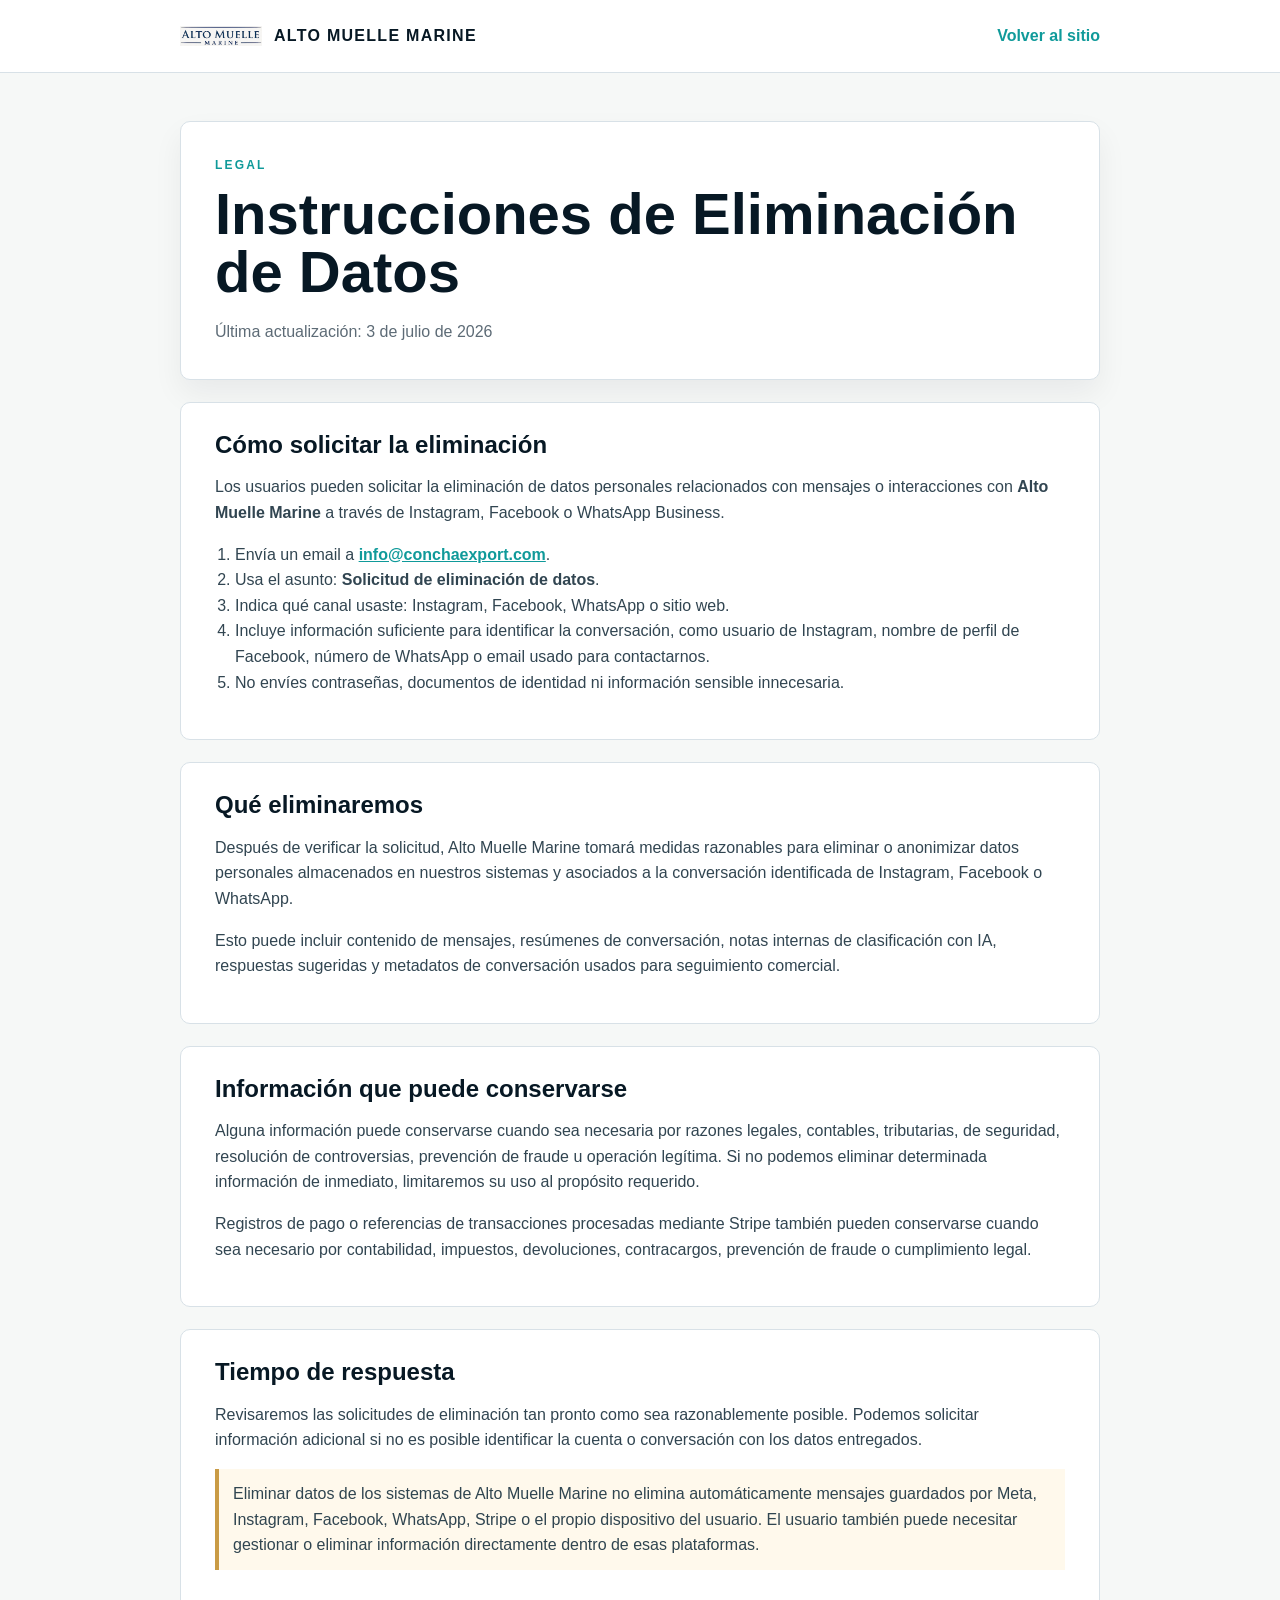
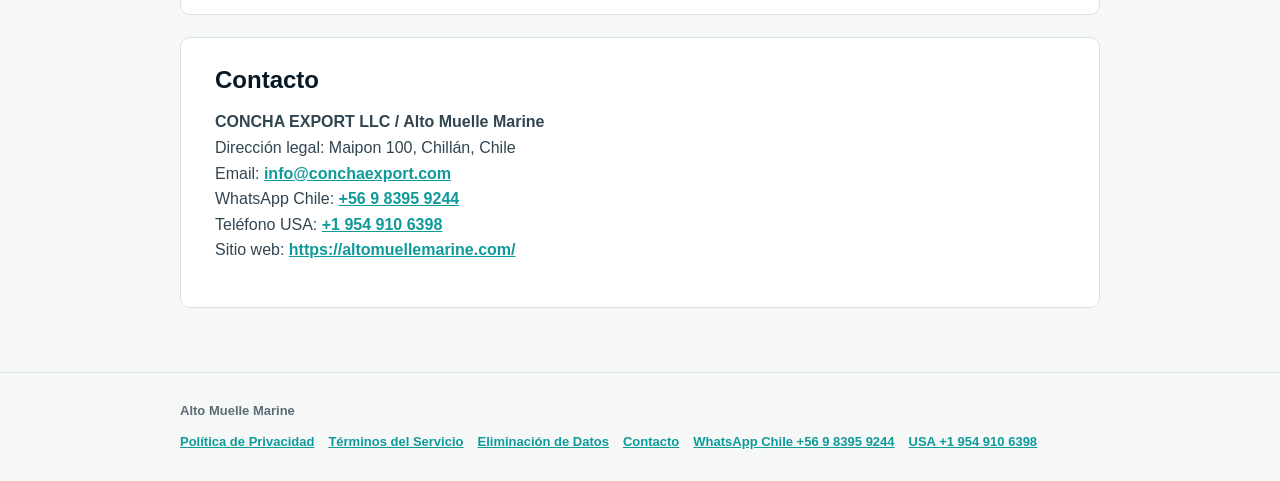
<file: data-deletion/index.html>
<!doctype html>
<html lang="es-CL">
<head>
  <!-- Google tag (gtag.js) -->
  <script async src="https://www.googletagmanager.com/gtag/js?id=G-RSHV535FQX"></script>
  <script>
    window.dataLayer = window.dataLayer || [];
    function gtag(){dataLayer.push(arguments);}
    gtag('js', new Date());
    gtag('config', 'G-RSHV535FQX');
  </script>
  <meta charset="utf-8">
  <meta name="viewport" content="width=device-width, initial-scale=1">
  <title>Instrucciones de Eliminación de Datos | Alto Muelle Marine</title>
  <meta name="description" content="Instrucciones para solicitar eliminación de datos de Instagram, Facebook o WhatsApp relacionados con Alto Muelle Marine.">
  <link rel="canonical" href="https://altomuellemarine.com/data-deletion/">
  <style>
    :root { --navy:#071824; --teal:#0f9a9a; --gold:#c99b45; --ink:#10202b; --muted:#5d6b76; --line:#d8e1e7; --paper:#f6f8f7; --white:#fff; }
    * { box-sizing: border-box; }
    body { margin: 0; font-family: Inter, Arial, sans-serif; color: var(--ink); background: var(--paper); line-height: 1.6; }
    a { color: var(--teal); font-weight: 800; }
    .wrap { width: min(920px, calc(100% - 32px)); margin: auto; }
    header { background: var(--white); border-bottom: 1px solid var(--line); }
    nav { min-height: 72px; display: flex; align-items: center; justify-content: space-between; gap: 18px; }
    .brand { display: flex; align-items: center; gap: 12px; color: var(--navy); font-weight: 900; text-transform: uppercase; letter-spacing: .08em; text-decoration: none; }
    .brand img { width: 82px; height: auto; display: block; }
    .back { color: var(--teal); text-decoration: none; font-weight: 900; }
    main { padding: 48px 0 64px; }
    .hero { padding: 34px; background: var(--white); border: 1px solid var(--line); border-radius: 10px; box-shadow: 0 14px 30px rgba(7,24,36,.06); }
    .eyebrow { margin: 0 0 10px; color: var(--teal); font-size: 12px; font-weight: 900; letter-spacing: .18em; text-transform: uppercase; }
    h1 { margin: 0; font-size: clamp(34px, 6vw, 58px); line-height: 1; color: var(--navy); letter-spacing: 0; }
    .updated { margin: 18px 0 0; color: var(--muted); }
    section { margin-top: 22px; padding: 28px 34px; background: var(--white); border: 1px solid var(--line); border-radius: 10px; }
    h2 { margin: 0 0 12px; font-size: 24px; line-height: 1.15; color: var(--navy); }
    p, li { color: #314551; }
    ol, ul { padding-left: 20px; }
    .note { border-left: 4px solid var(--gold); padding: 12px 14px; background: #fff9ec; color: #304550; }
    footer { padding: 28px 0; color: var(--muted); font-size: 13px; border-top: 1px solid var(--line); }
    .footer-links { display: flex; flex-wrap: wrap; gap: 14px; margin-top: 10px; }
    @media (max-width: 680px) { .hero, section { padding: 22px; } nav { align-items: flex-start; flex-direction: column; padding: 14px 0; } }
  </style>
</head>
<body>
  <header>
    <nav class="wrap">
      <a class="brand" href="/">
        <img src="/assets/Logo alto muelle/alto-muelle-logo-cropped.png" alt="Alto Muelle Marine">
        <span>Alto Muelle Marine</span>
      </a>
      <a class="back" href="/">Volver al sitio</a>
    </nav>
  </header>

  <main class="wrap">
    <div class="hero">
      <p class="eyebrow">Legal</p>
      <h1>Instrucciones de Eliminación de Datos</h1>
      <p class="updated">Última actualización: 3 de julio de 2026</p>
    </div>

    <section>
      <h2>Cómo solicitar la eliminación</h2>
      <p>Los usuarios pueden solicitar la eliminación de datos personales relacionados con mensajes o interacciones con <strong>Alto Muelle Marine</strong> a través de Instagram, Facebook o WhatsApp Business.</p>
      <ol>
        <li>Envía un email a <a href="mailto:info@conchaexport.com">info@conchaexport.com</a>.</li>
        <li>Usa el asunto: <strong>Solicitud de eliminación de datos</strong>.</li>
        <li>Indica qué canal usaste: Instagram, Facebook, WhatsApp o sitio web.</li>
        <li>Incluye información suficiente para identificar la conversación, como usuario de Instagram, nombre de perfil de Facebook, número de WhatsApp o email usado para contactarnos.</li>
        <li>No envíes contraseñas, documentos de identidad ni información sensible innecesaria.</li>
      </ol>
    </section>

    <section>
      <h2>Qué eliminaremos</h2>
      <p>Después de verificar la solicitud, Alto Muelle Marine tomará medidas razonables para eliminar o anonimizar datos personales almacenados en nuestros sistemas y asociados a la conversación identificada de Instagram, Facebook o WhatsApp.</p>
      <p>Esto puede incluir contenido de mensajes, resúmenes de conversación, notas internas de clasificación con IA, respuestas sugeridas y metadatos de conversación usados para seguimiento comercial.</p>
    </section>

    <section>
      <h2>Información que puede conservarse</h2>
      <p>Alguna información puede conservarse cuando sea necesaria por razones legales, contables, tributarias, de seguridad, resolución de controversias, prevención de fraude u operación legítima. Si no podemos eliminar determinada información de inmediato, limitaremos su uso al propósito requerido.</p>
      <p>Registros de pago o referencias de transacciones procesadas mediante Stripe también pueden conservarse cuando sea necesario por contabilidad, impuestos, devoluciones, contracargos, prevención de fraude o cumplimiento legal.</p>
    </section>

    <section>
      <h2>Tiempo de respuesta</h2>
      <p>Revisaremos las solicitudes de eliminación tan pronto como sea razonablemente posible. Podemos solicitar información adicional si no es posible identificar la cuenta o conversación con los datos entregados.</p>
      <p class="note">Eliminar datos de los sistemas de Alto Muelle Marine no elimina automáticamente mensajes guardados por Meta, Instagram, Facebook, WhatsApp, Stripe o el propio dispositivo del usuario. El usuario también puede necesitar gestionar o eliminar información directamente dentro de esas plataformas.</p>
    </section>

    <section>
      <h2>Contacto</h2>
      <p><strong>CONCHA EXPORT LLC / Alto Muelle Marine</strong><br>
      Dirección legal: Maipon 100, Chillán, Chile<br>
      Email: <a href="mailto:info@conchaexport.com">info@conchaexport.com</a><br>
      WhatsApp Chile: <a href="https://wa.me/56983959244">+56 9 8395 9244</a><br>
      Teléfono USA: <a href="tel:+19549106398">+1 954 910 6398</a><br>
      Sitio web: <a href="https://altomuellemarine.com/">https://altomuellemarine.com/</a></p>
    </section>
  </main>

  <footer>
    <div class="wrap">
      <strong>Alto Muelle Marine</strong>
      <div class="footer-links">
        <a href="/privacy/">Política de Privacidad</a>
        <a href="/terms/">Términos del Servicio</a>
        <a href="/data-deletion/">Eliminación de Datos</a>
        <a href="mailto:info@conchaexport.com">Contacto</a>
        <a href="https://wa.me/56983959244">WhatsApp Chile +56 9 8395 9244</a>
        <a href="tel:+19549106398">USA +1 954 910 6398</a>
      </div>
    </div>
  </footer>
  <script>
    document.addEventListener('click', function(event) {
      var link = event.target.closest('a');
      if (!link || typeof gtag !== 'function') return;

      var href = link.getAttribute('href') || '';
      var text = (link.textContent || '').trim().slice(0, 120);
      var eventName = '';
      var params = {
        link_url: link.href || href,
        link_text: text,
        page_path: window.location.pathname
      };

      if (href.indexOf('buy.stripe.com') !== -1) {
        eventName = href.indexOf('5kQ8wP3g61sv5jsafNdby01') !== -1 ? 'click_busqueda_personalizada' : 'click_asesoria_general';
        params.payment_platform = 'stripe';
      } else if (href.indexOf('wa.me/') !== -1) {
        eventName = 'click_whatsapp';
      } else if (href.indexOf('instagram.com/altomuellemarine') !== -1) {
        eventName = 'click_instagram';
      } else if (href === '#inventario' || href.indexOf('/#inventario') !== -1) {
        eventName = 'click_inventario';
      } else if (href === '#casos' || href.indexOf('/#casos') !== -1) {
        eventName = 'click_casos_reales';
      } else if (href.indexOf('/privacy/') !== -1 || href.indexOf('/terms/') !== -1 || href.indexOf('/data-deletion/') !== -1) {
        eventName = 'click_pagina_legal';
      }

      if (eventName) {
        gtag('event', eventName, params);
      }
    });
  </script>
</body>
</html>
</file>
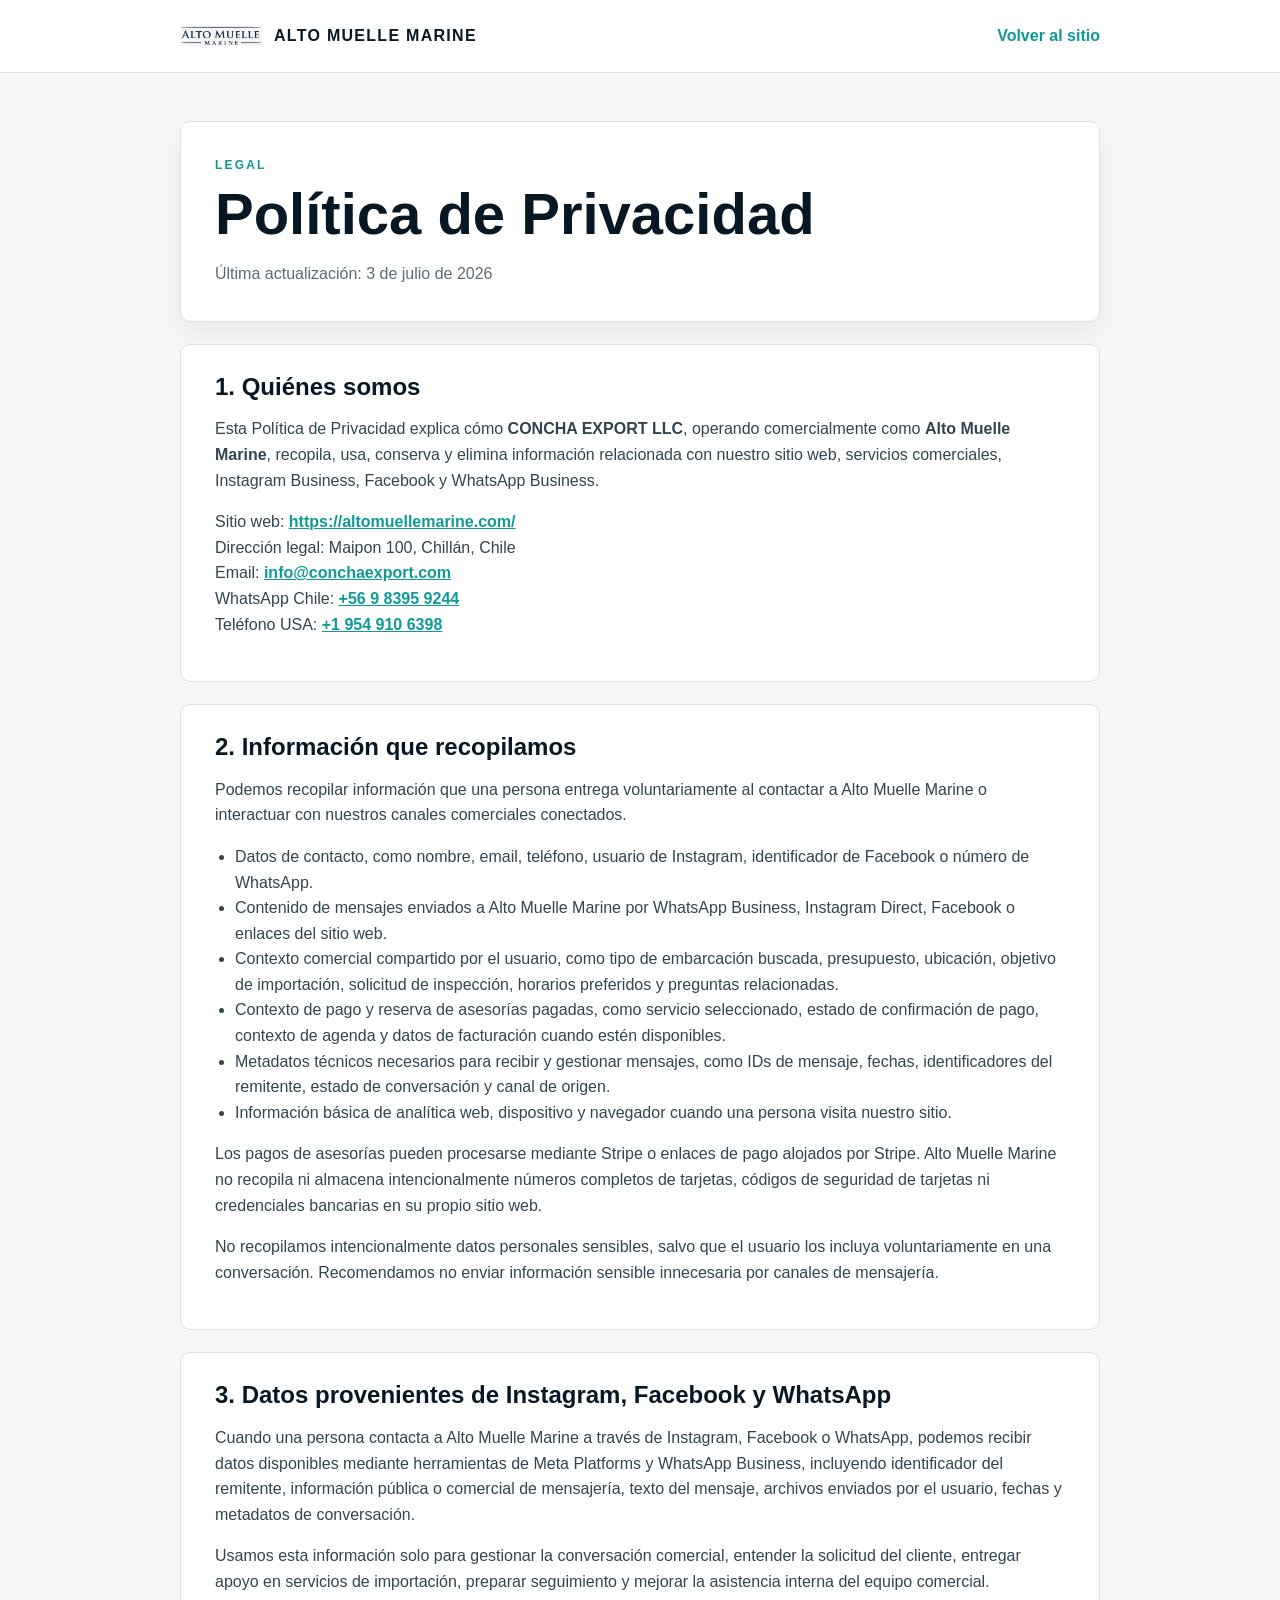
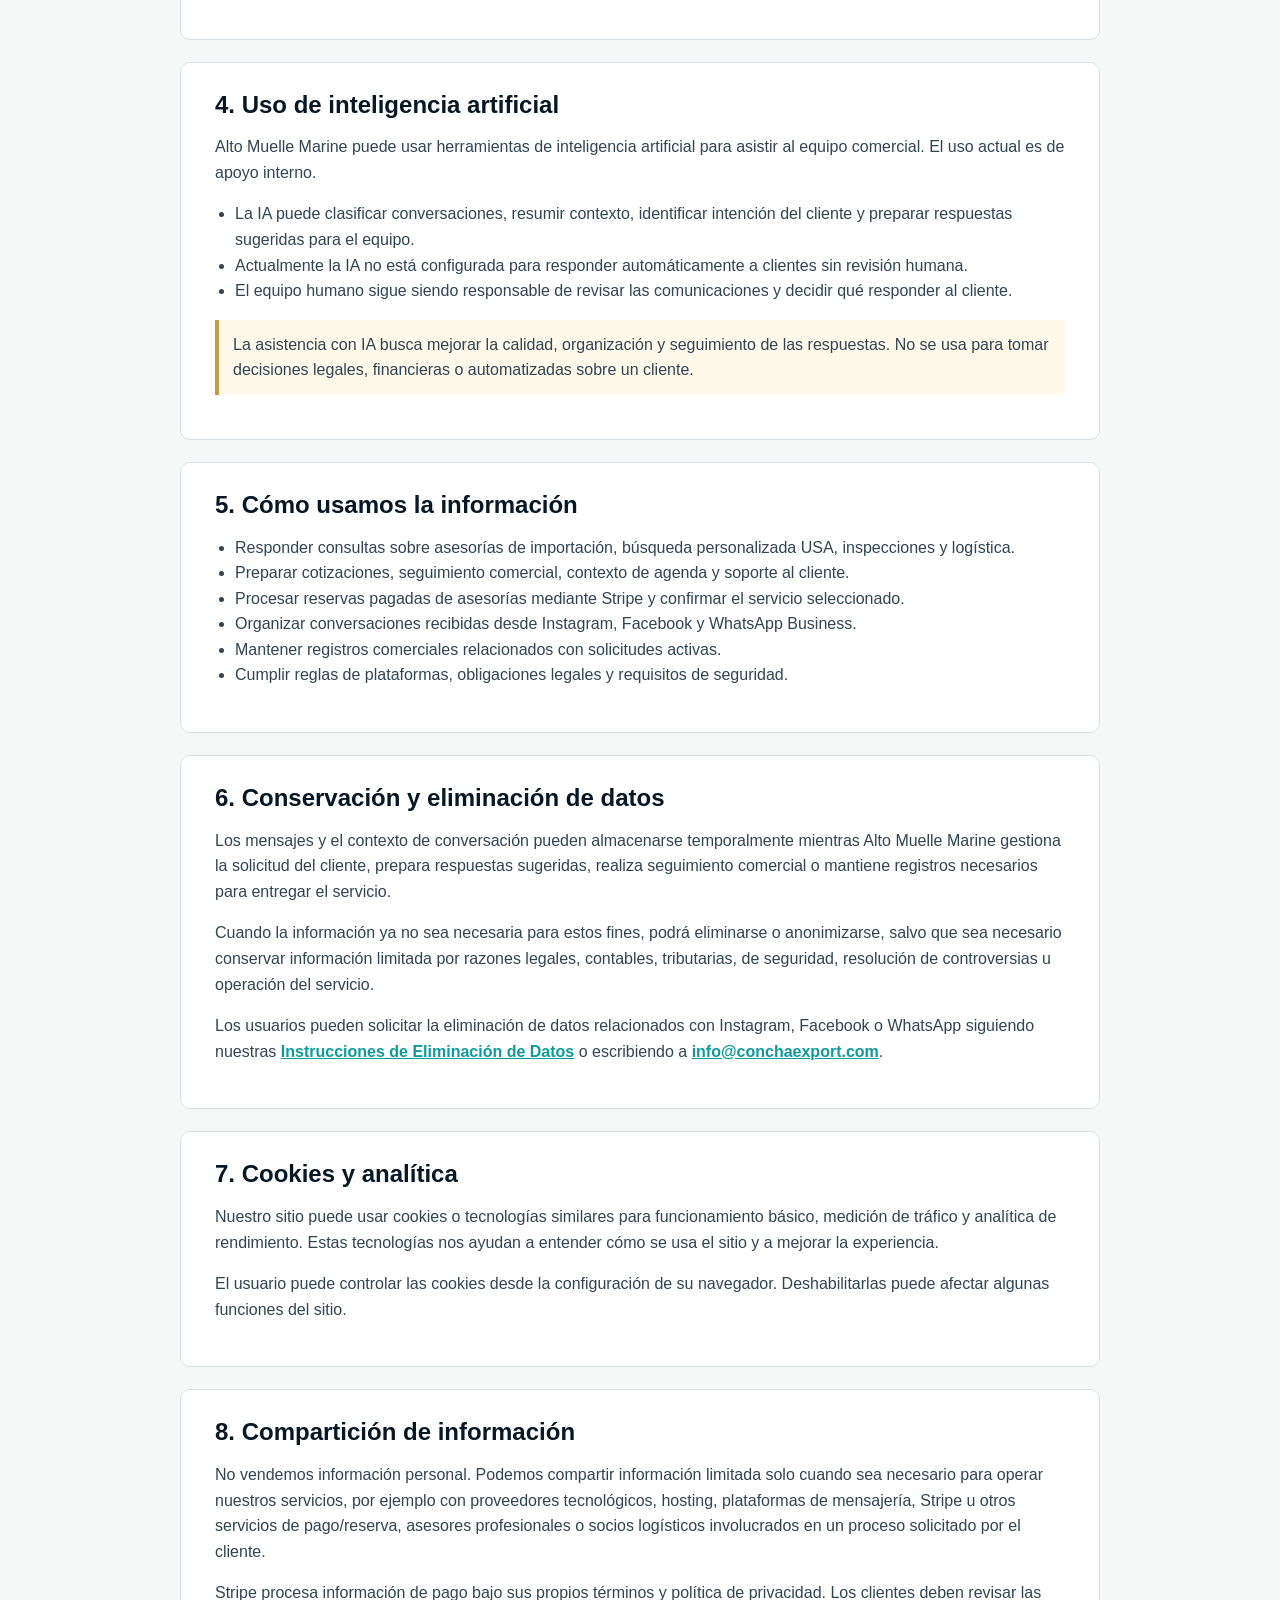
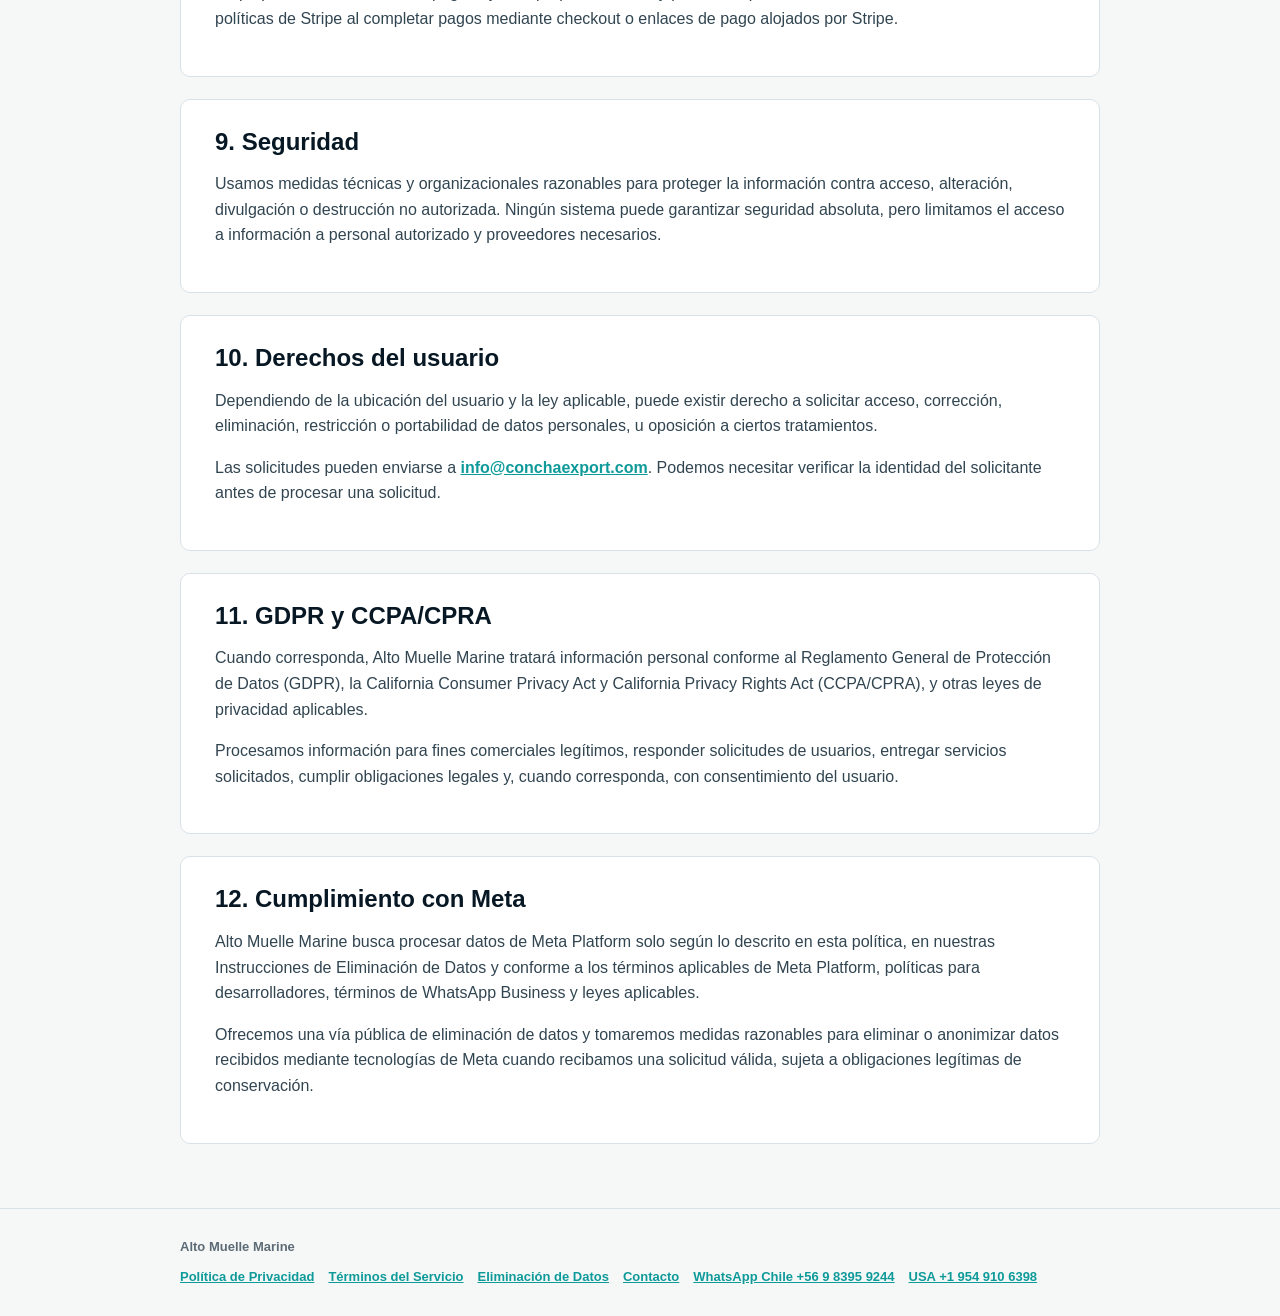
<file: privacy/index.html>
<!doctype html>
<html lang="es-CL">
<head>
  <!-- Google tag (gtag.js) -->
  <script async src="https://www.googletagmanager.com/gtag/js?id=G-RSHV535FQX"></script>
  <script>
    window.dataLayer = window.dataLayer || [];
    function gtag(){dataLayer.push(arguments);}
    gtag('js', new Date());
    gtag('config', 'G-RSHV535FQX');
  </script>
  <meta charset="utf-8">
  <meta name="viewport" content="width=device-width, initial-scale=1">
  <title>Política de Privacidad | Alto Muelle Marine</title>
  <meta name="description" content="Política de privacidad de Alto Muelle Marine y CONCHA EXPORT LLC para sitio web, Instagram, Facebook, WhatsApp Business, Stripe y asistencia comercial con IA.">
  <link rel="canonical" href="https://altomuellemarine.com/privacy/">
  <style>
    :root { --navy:#071824; --teal:#0f9a9a; --gold:#c99b45; --ink:#10202b; --muted:#5d6b76; --line:#d8e1e7; --paper:#f6f8f7; --white:#fff; }
    * { box-sizing: border-box; }
    body { margin: 0; font-family: Inter, Arial, sans-serif; color: var(--ink); background: var(--paper); line-height: 1.6; }
    a { color: var(--teal); font-weight: 800; }
    .wrap { width: min(920px, calc(100% - 32px)); margin: auto; }
    header { background: var(--white); border-bottom: 1px solid var(--line); }
    nav { min-height: 72px; display: flex; align-items: center; justify-content: space-between; gap: 18px; }
    .brand { display: flex; align-items: center; gap: 12px; color: var(--navy); font-weight: 900; text-transform: uppercase; letter-spacing: .08em; text-decoration: none; }
    .brand img { width: 82px; height: auto; display: block; }
    .back { color: var(--teal); text-decoration: none; font-weight: 900; }
    main { padding: 48px 0 64px; }
    .hero { padding: 34px; background: var(--white); border: 1px solid var(--line); border-radius: 10px; box-shadow: 0 14px 30px rgba(7,24,36,.06); }
    .eyebrow { margin: 0 0 10px; color: var(--teal); font-size: 12px; font-weight: 900; letter-spacing: .18em; text-transform: uppercase; }
    h1 { margin: 0; font-size: clamp(34px, 6vw, 58px); line-height: 1; color: var(--navy); letter-spacing: 0; }
    .updated { margin: 18px 0 0; color: var(--muted); }
    section { margin-top: 22px; padding: 28px 34px; background: var(--white); border: 1px solid var(--line); border-radius: 10px; }
    h2 { margin: 0 0 12px; font-size: 24px; line-height: 1.15; color: var(--navy); }
    p, li { color: #314551; }
    ul { padding-left: 20px; }
    .note { border-left: 4px solid var(--gold); padding: 12px 14px; background: #fff9ec; color: #304550; }
    footer { padding: 28px 0; color: var(--muted); font-size: 13px; border-top: 1px solid var(--line); }
    .footer-links { display: flex; flex-wrap: wrap; gap: 14px; margin-top: 10px; }
    @media (max-width: 680px) { .hero, section { padding: 22px; } nav { align-items: flex-start; flex-direction: column; padding: 14px 0; } }
  </style>
</head>
<body>
  <header>
    <nav class="wrap">
      <a class="brand" href="/">
        <img src="/assets/Logo alto muelle/alto-muelle-logo-cropped.png" alt="Alto Muelle Marine">
        <span>Alto Muelle Marine</span>
      </a>
      <a class="back" href="/">Volver al sitio</a>
    </nav>
  </header>

  <main class="wrap">
    <div class="hero">
      <p class="eyebrow">Legal</p>
      <h1>Política de Privacidad</h1>
      <p class="updated">Última actualización: 3 de julio de 2026</p>
    </div>

    <section>
      <h2>1. Quiénes somos</h2>
      <p>Esta Política de Privacidad explica cómo <strong>CONCHA EXPORT LLC</strong>, operando comercialmente como <strong>Alto Muelle Marine</strong>, recopila, usa, conserva y elimina información relacionada con nuestro sitio web, servicios comerciales, Instagram Business, Facebook y WhatsApp Business.</p>
      <p>Sitio web: <a href="https://altomuellemarine.com/">https://altomuellemarine.com/</a><br>
      Dirección legal: Maipon 100, Chillán, Chile<br>
      Email: <a href="mailto:info@conchaexport.com">info@conchaexport.com</a><br>
      WhatsApp Chile: <a href="https://wa.me/56983959244">+56 9 8395 9244</a><br>
      Teléfono USA: <a href="tel:+19549106398">+1 954 910 6398</a></p>
    </section>

    <section>
      <h2>2. Información que recopilamos</h2>
      <p>Podemos recopilar información que una persona entrega voluntariamente al contactar a Alto Muelle Marine o interactuar con nuestros canales comerciales conectados.</p>
      <ul>
        <li>Datos de contacto, como nombre, email, teléfono, usuario de Instagram, identificador de Facebook o número de WhatsApp.</li>
        <li>Contenido de mensajes enviados a Alto Muelle Marine por WhatsApp Business, Instagram Direct, Facebook o enlaces del sitio web.</li>
        <li>Contexto comercial compartido por el usuario, como tipo de embarcación buscada, presupuesto, ubicación, objetivo de importación, solicitud de inspección, horarios preferidos y preguntas relacionadas.</li>
        <li>Contexto de pago y reserva de asesorías pagadas, como servicio seleccionado, estado de confirmación de pago, contexto de agenda y datos de facturación cuando estén disponibles.</li>
        <li>Metadatos técnicos necesarios para recibir y gestionar mensajes, como IDs de mensaje, fechas, identificadores del remitente, estado de conversación y canal de origen.</li>
        <li>Información básica de analítica web, dispositivo y navegador cuando una persona visita nuestro sitio.</li>
      </ul>
      <p>Los pagos de asesorías pueden procesarse mediante Stripe o enlaces de pago alojados por Stripe. Alto Muelle Marine no recopila ni almacena intencionalmente números completos de tarjetas, códigos de seguridad de tarjetas ni credenciales bancarias en su propio sitio web.</p>
      <p>No recopilamos intencionalmente datos personales sensibles, salvo que el usuario los incluya voluntariamente en una conversación. Recomendamos no enviar información sensible innecesaria por canales de mensajería.</p>
    </section>

    <section>
      <h2>3. Datos provenientes de Instagram, Facebook y WhatsApp</h2>
      <p>Cuando una persona contacta a Alto Muelle Marine a través de Instagram, Facebook o WhatsApp, podemos recibir datos disponibles mediante herramientas de Meta Platforms y WhatsApp Business, incluyendo identificador del remitente, información pública o comercial de mensajería, texto del mensaje, archivos enviados por el usuario, fechas y metadatos de conversación.</p>
      <p>Usamos esta información solo para gestionar la conversación comercial, entender la solicitud del cliente, entregar apoyo en servicios de importación, preparar seguimiento y mejorar la asistencia interna del equipo comercial.</p>
    </section>

    <section>
      <h2>4. Uso de inteligencia artificial</h2>
      <p>Alto Muelle Marine puede usar herramientas de inteligencia artificial para asistir al equipo comercial. El uso actual es de apoyo interno.</p>
      <ul>
        <li>La IA puede clasificar conversaciones, resumir contexto, identificar intención del cliente y preparar respuestas sugeridas para el equipo.</li>
        <li>Actualmente la IA no está configurada para responder automáticamente a clientes sin revisión humana.</li>
        <li>El equipo humano sigue siendo responsable de revisar las comunicaciones y decidir qué responder al cliente.</li>
      </ul>
      <p class="note">La asistencia con IA busca mejorar la calidad, organización y seguimiento de las respuestas. No se usa para tomar decisiones legales, financieras o automatizadas sobre un cliente.</p>
    </section>

    <section>
      <h2>5. Cómo usamos la información</h2>
      <ul>
        <li>Responder consultas sobre asesorías de importación, búsqueda personalizada USA, inspecciones y logística.</li>
        <li>Preparar cotizaciones, seguimiento comercial, contexto de agenda y soporte al cliente.</li>
        <li>Procesar reservas pagadas de asesorías mediante Stripe y confirmar el servicio seleccionado.</li>
        <li>Organizar conversaciones recibidas desde Instagram, Facebook y WhatsApp Business.</li>
        <li>Mantener registros comerciales relacionados con solicitudes activas.</li>
        <li>Cumplir reglas de plataformas, obligaciones legales y requisitos de seguridad.</li>
      </ul>
    </section>

    <section>
      <h2>6. Conservación y eliminación de datos</h2>
      <p>Los mensajes y el contexto de conversación pueden almacenarse temporalmente mientras Alto Muelle Marine gestiona la solicitud del cliente, prepara respuestas sugeridas, realiza seguimiento comercial o mantiene registros necesarios para entregar el servicio.</p>
      <p>Cuando la información ya no sea necesaria para estos fines, podrá eliminarse o anonimizarse, salvo que sea necesario conservar información limitada por razones legales, contables, tributarias, de seguridad, resolución de controversias u operación del servicio.</p>
      <p>Los usuarios pueden solicitar la eliminación de datos relacionados con Instagram, Facebook o WhatsApp siguiendo nuestras <a href="/data-deletion/">Instrucciones de Eliminación de Datos</a> o escribiendo a <a href="mailto:info@conchaexport.com">info@conchaexport.com</a>.</p>
    </section>

    <section>
      <h2>7. Cookies y analítica</h2>
      <p>Nuestro sitio puede usar cookies o tecnologías similares para funcionamiento básico, medición de tráfico y analítica de rendimiento. Estas tecnologías nos ayudan a entender cómo se usa el sitio y a mejorar la experiencia.</p>
      <p>El usuario puede controlar las cookies desde la configuración de su navegador. Deshabilitarlas puede afectar algunas funciones del sitio.</p>
    </section>

    <section>
      <h2>8. Compartición de información</h2>
      <p>No vendemos información personal. Podemos compartir información limitada solo cuando sea necesario para operar nuestros servicios, por ejemplo con proveedores tecnológicos, hosting, plataformas de mensajería, Stripe u otros servicios de pago/reserva, asesores profesionales o socios logísticos involucrados en un proceso solicitado por el cliente.</p>
      <p>Stripe procesa información de pago bajo sus propios términos y política de privacidad. Los clientes deben revisar las políticas de Stripe al completar pagos mediante checkout o enlaces de pago alojados por Stripe.</p>
    </section>

    <section>
      <h2>9. Seguridad</h2>
      <p>Usamos medidas técnicas y organizacionales razonables para proteger la información contra acceso, alteración, divulgación o destrucción no autorizada. Ningún sistema puede garantizar seguridad absoluta, pero limitamos el acceso a información a personal autorizado y proveedores necesarios.</p>
    </section>

    <section>
      <h2>10. Derechos del usuario</h2>
      <p>Dependiendo de la ubicación del usuario y la ley aplicable, puede existir derecho a solicitar acceso, corrección, eliminación, restricción o portabilidad de datos personales, u oposición a ciertos tratamientos.</p>
      <p>Las solicitudes pueden enviarse a <a href="mailto:info@conchaexport.com">info@conchaexport.com</a>. Podemos necesitar verificar la identidad del solicitante antes de procesar una solicitud.</p>
    </section>

    <section>
      <h2>11. GDPR y CCPA/CPRA</h2>
      <p>Cuando corresponda, Alto Muelle Marine tratará información personal conforme al Reglamento General de Protección de Datos (GDPR), la California Consumer Privacy Act y California Privacy Rights Act (CCPA/CPRA), y otras leyes de privacidad aplicables.</p>
      <p>Procesamos información para fines comerciales legítimos, responder solicitudes de usuarios, entregar servicios solicitados, cumplir obligaciones legales y, cuando corresponda, con consentimiento del usuario.</p>
    </section>

    <section>
      <h2>12. Cumplimiento con Meta</h2>
      <p>Alto Muelle Marine busca procesar datos de Meta Platform solo según lo descrito en esta política, en nuestras Instrucciones de Eliminación de Datos y conforme a los términos aplicables de Meta Platform, políticas para desarrolladores, términos de WhatsApp Business y leyes aplicables.</p>
      <p>Ofrecemos una vía pública de eliminación de datos y tomaremos medidas razonables para eliminar o anonimizar datos recibidos mediante tecnologías de Meta cuando recibamos una solicitud válida, sujeta a obligaciones legítimas de conservación.</p>
    </section>
  </main>

  <footer>
    <div class="wrap">
      <strong>Alto Muelle Marine</strong>
      <div class="footer-links">
        <a href="/privacy/">Política de Privacidad</a>
        <a href="/terms/">Términos del Servicio</a>
        <a href="/data-deletion/">Eliminación de Datos</a>
        <a href="mailto:info@conchaexport.com">Contacto</a>
        <a href="https://wa.me/56983959244">WhatsApp Chile +56 9 8395 9244</a>
        <a href="tel:+19549106398">USA +1 954 910 6398</a>
      </div>
    </div>
  </footer>
  <script>
    document.addEventListener('click', function(event) {
      var link = event.target.closest('a');
      if (!link || typeof gtag !== 'function') return;

      var href = link.getAttribute('href') || '';
      var text = (link.textContent || '').trim().slice(0, 120);
      var eventName = '';
      var params = {
        link_url: link.href || href,
        link_text: text,
        page_path: window.location.pathname
      };

      if (href.indexOf('buy.stripe.com') !== -1) {
        eventName = href.indexOf('5kQ8wP3g61sv5jsafNdby01') !== -1 ? 'click_busqueda_personalizada' : 'click_asesoria_general';
        params.payment_platform = 'stripe';
      } else if (href.indexOf('wa.me/') !== -1) {
        eventName = 'click_whatsapp';
      } else if (href.indexOf('instagram.com/altomuellemarine') !== -1) {
        eventName = 'click_instagram';
      } else if (href === '#inventario' || href.indexOf('/#inventario') !== -1) {
        eventName = 'click_inventario';
      } else if (href === '#casos' || href.indexOf('/#casos') !== -1) {
        eventName = 'click_casos_reales';
      } else if (href.indexOf('/privacy/') !== -1 || href.indexOf('/terms/') !== -1 || href.indexOf('/data-deletion/') !== -1) {
        eventName = 'click_pagina_legal';
      }

      if (eventName) {
        gtag('event', eventName, params);
      }
    });
  </script>
</body>
</html>
</file>
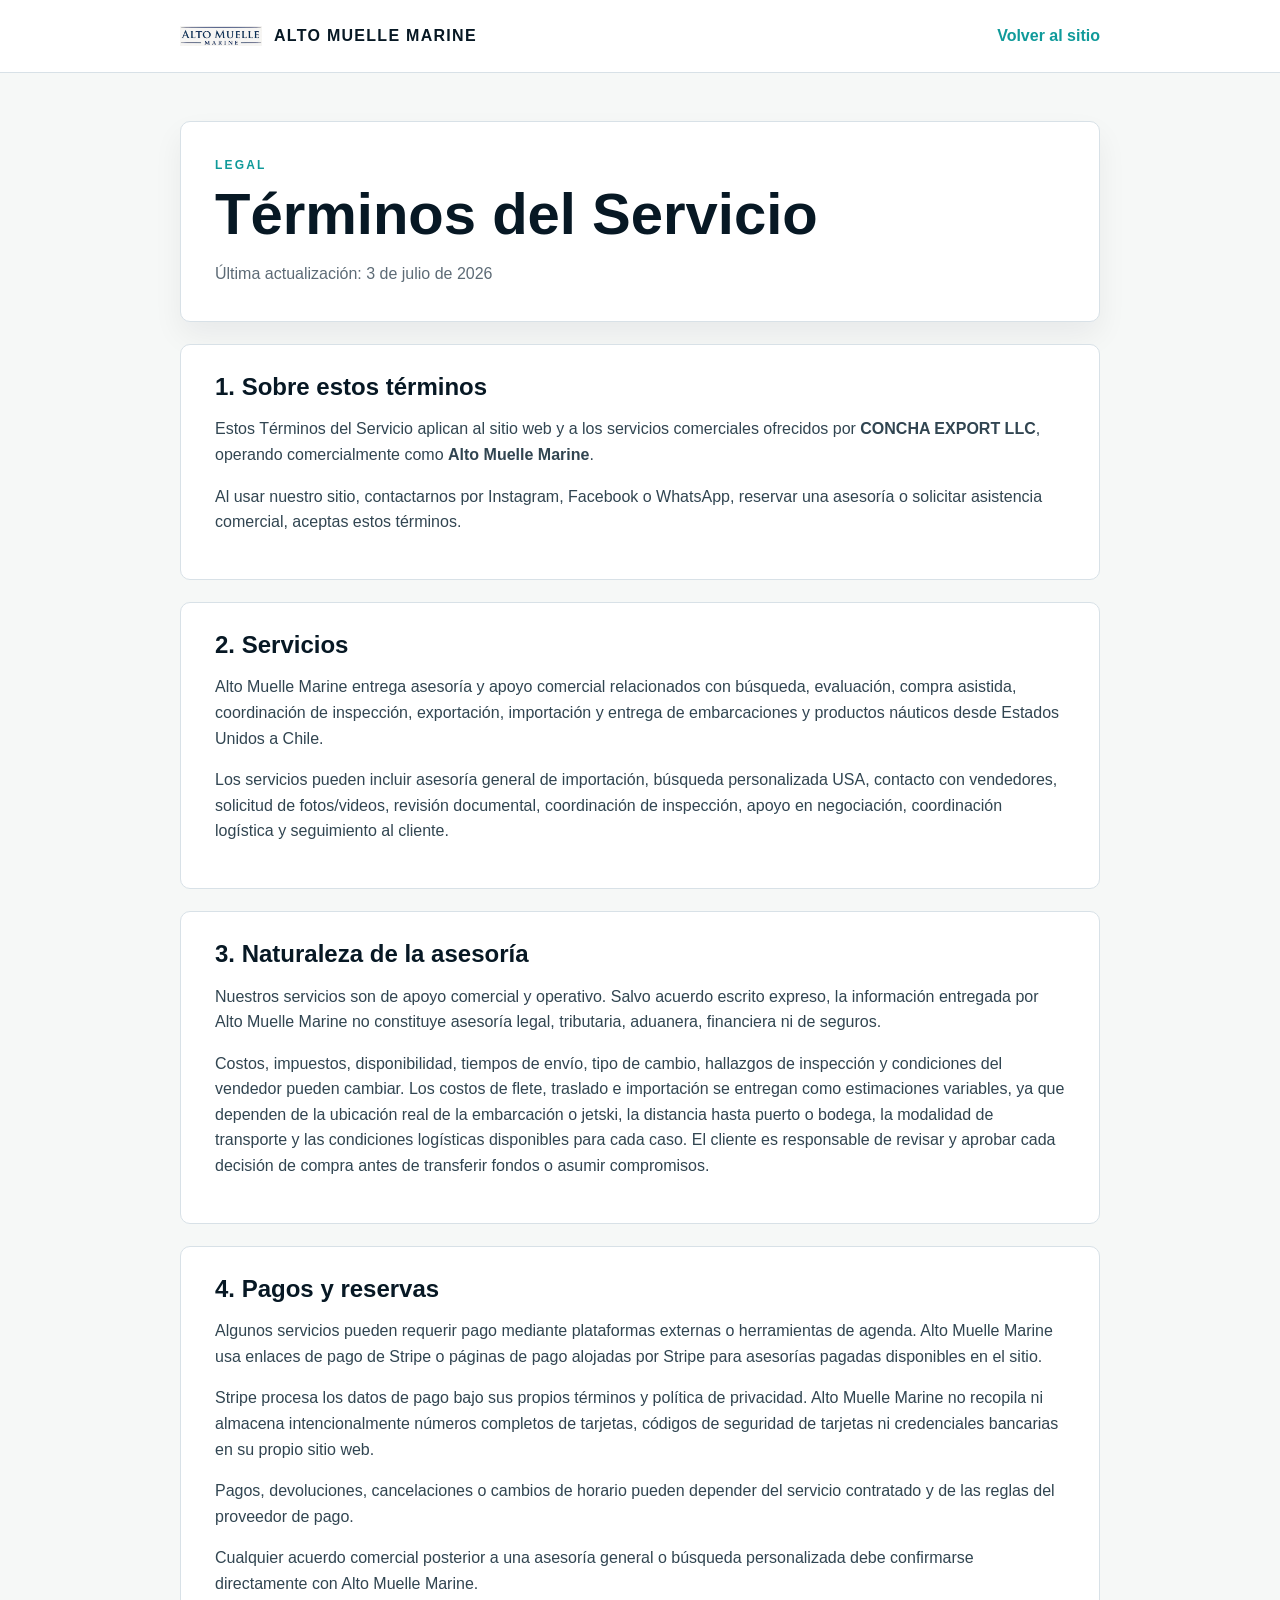
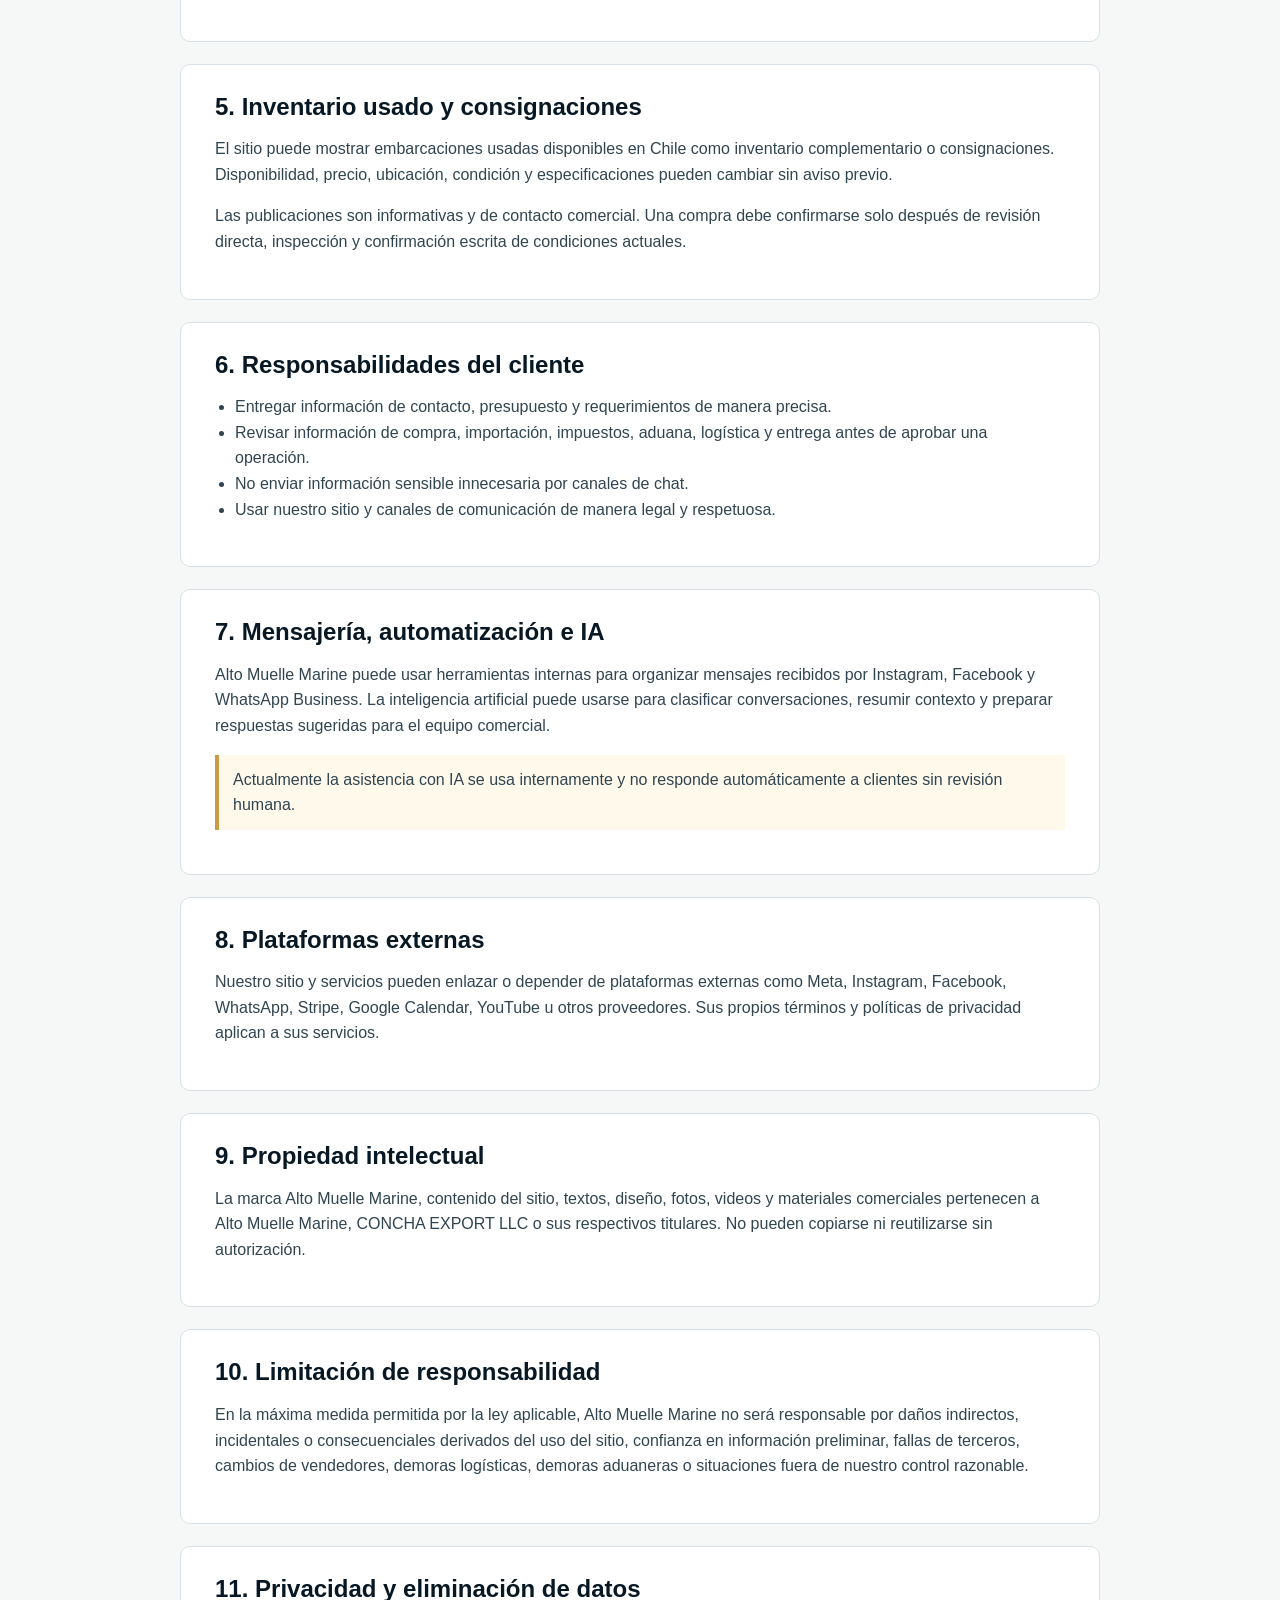
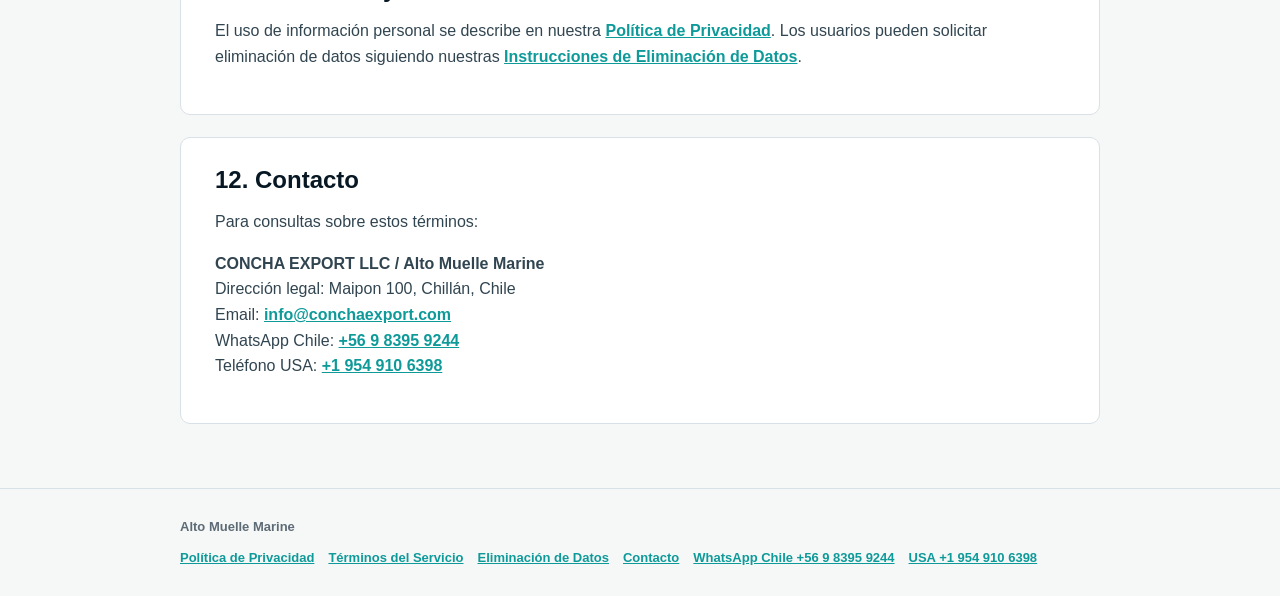
<file: terms/index.html>
<!doctype html>
<html lang="es-CL">
<head>
  <!-- Google tag (gtag.js) -->
  <script async src="https://www.googletagmanager.com/gtag/js?id=G-RSHV535FQX"></script>
  <script>
    window.dataLayer = window.dataLayer || [];
    function gtag(){dataLayer.push(arguments);}
    gtag('js', new Date());
    gtag('config', 'G-RSHV535FQX');
  </script>
  <meta charset="utf-8">
  <meta name="viewport" content="width=device-width, initial-scale=1">
  <title>Términos del Servicio | Alto Muelle Marine</title>
  <meta name="description" content="Términos del servicio de Alto Muelle Marine y CONCHA EXPORT LLC para asesorías, búsqueda personalizada, compra asistida e importación náutica.">
  <link rel="canonical" href="https://altomuellemarine.com/terms/">
  <style>
    :root { --navy:#071824; --teal:#0f9a9a; --gold:#c99b45; --ink:#10202b; --muted:#5d6b76; --line:#d8e1e7; --paper:#f6f8f7; --white:#fff; }
    * { box-sizing: border-box; }
    body { margin: 0; font-family: Inter, Arial, sans-serif; color: var(--ink); background: var(--paper); line-height: 1.6; }
    a { color: var(--teal); font-weight: 800; }
    .wrap { width: min(920px, calc(100% - 32px)); margin: auto; }
    header { background: var(--white); border-bottom: 1px solid var(--line); }
    nav { min-height: 72px; display: flex; align-items: center; justify-content: space-between; gap: 18px; }
    .brand { display: flex; align-items: center; gap: 12px; color: var(--navy); font-weight: 900; text-transform: uppercase; letter-spacing: .08em; text-decoration: none; }
    .brand img { width: 82px; height: auto; display: block; }
    .back { color: var(--teal); text-decoration: none; font-weight: 900; }
    main { padding: 48px 0 64px; }
    .hero { padding: 34px; background: var(--white); border: 1px solid var(--line); border-radius: 10px; box-shadow: 0 14px 30px rgba(7,24,36,.06); }
    .eyebrow { margin: 0 0 10px; color: var(--teal); font-size: 12px; font-weight: 900; letter-spacing: .18em; text-transform: uppercase; }
    h1 { margin: 0; font-size: clamp(34px, 6vw, 58px); line-height: 1; color: var(--navy); letter-spacing: 0; }
    .updated { margin: 18px 0 0; color: var(--muted); }
    section { margin-top: 22px; padding: 28px 34px; background: var(--white); border: 1px solid var(--line); border-radius: 10px; }
    h2 { margin: 0 0 12px; font-size: 24px; line-height: 1.15; color: var(--navy); }
    p, li { color: #314551; }
    ul { padding-left: 20px; }
    .note { border-left: 4px solid var(--gold); padding: 12px 14px; background: #fff9ec; color: #304550; }
    footer { padding: 28px 0; color: var(--muted); font-size: 13px; border-top: 1px solid var(--line); }
    .footer-links { display: flex; flex-wrap: wrap; gap: 14px; margin-top: 10px; }
    @media (max-width: 680px) { .hero, section { padding: 22px; } nav { align-items: flex-start; flex-direction: column; padding: 14px 0; } }
  </style>
</head>
<body>
  <header>
    <nav class="wrap">
      <a class="brand" href="/">
        <img src="/assets/Logo alto muelle/alto-muelle-logo-cropped.png" alt="Alto Muelle Marine">
        <span>Alto Muelle Marine</span>
      </a>
      <a class="back" href="/">Volver al sitio</a>
    </nav>
  </header>

  <main class="wrap">
    <div class="hero">
      <p class="eyebrow">Legal</p>
      <h1>Términos del Servicio</h1>
      <p class="updated">Última actualización: 3 de julio de 2026</p>
    </div>

    <section>
      <h2>1. Sobre estos términos</h2>
      <p>Estos Términos del Servicio aplican al sitio web y a los servicios comerciales ofrecidos por <strong>CONCHA EXPORT LLC</strong>, operando comercialmente como <strong>Alto Muelle Marine</strong>.</p>
      <p>Al usar nuestro sitio, contactarnos por Instagram, Facebook o WhatsApp, reservar una asesoría o solicitar asistencia comercial, aceptas estos términos.</p>
    </section>

    <section>
      <h2>2. Servicios</h2>
      <p>Alto Muelle Marine entrega asesoría y apoyo comercial relacionados con búsqueda, evaluación, compra asistida, coordinación de inspección, exportación, importación y entrega de embarcaciones y productos náuticos desde Estados Unidos a Chile.</p>
      <p>Los servicios pueden incluir asesoría general de importación, búsqueda personalizada USA, contacto con vendedores, solicitud de fotos/videos, revisión documental, coordinación de inspección, apoyo en negociación, coordinación logística y seguimiento al cliente.</p>
    </section>

    <section>
      <h2>3. Naturaleza de la asesoría</h2>
      <p>Nuestros servicios son de apoyo comercial y operativo. Salvo acuerdo escrito expreso, la información entregada por Alto Muelle Marine no constituye asesoría legal, tributaria, aduanera, financiera ni de seguros.</p>
      <p>Costos, impuestos, disponibilidad, tiempos de envío, tipo de cambio, hallazgos de inspección y condiciones del vendedor pueden cambiar. Los costos de flete, traslado e importación se entregan como estimaciones variables, ya que dependen de la ubicación real de la embarcación o jetski, la distancia hasta puerto o bodega, la modalidad de transporte y las condiciones logísticas disponibles para cada caso. El cliente es responsable de revisar y aprobar cada decisión de compra antes de transferir fondos o asumir compromisos.</p>
    </section>

    <section>
      <h2>4. Pagos y reservas</h2>
      <p>Algunos servicios pueden requerir pago mediante plataformas externas o herramientas de agenda. Alto Muelle Marine usa enlaces de pago de Stripe o páginas de pago alojadas por Stripe para asesorías pagadas disponibles en el sitio.</p>
      <p>Stripe procesa los datos de pago bajo sus propios términos y política de privacidad. Alto Muelle Marine no recopila ni almacena intencionalmente números completos de tarjetas, códigos de seguridad de tarjetas ni credenciales bancarias en su propio sitio web.</p>
      <p>Pagos, devoluciones, cancelaciones o cambios de horario pueden depender del servicio contratado y de las reglas del proveedor de pago.</p>
      <p>Cualquier acuerdo comercial posterior a una asesoría general o búsqueda personalizada debe confirmarse directamente con Alto Muelle Marine.</p>
    </section>

    <section>
      <h2>5. Inventario usado y consignaciones</h2>
      <p>El sitio puede mostrar embarcaciones usadas disponibles en Chile como inventario complementario o consignaciones. Disponibilidad, precio, ubicación, condición y especificaciones pueden cambiar sin aviso previo.</p>
      <p>Las publicaciones son informativas y de contacto comercial. Una compra debe confirmarse solo después de revisión directa, inspección y confirmación escrita de condiciones actuales.</p>
    </section>

    <section>
      <h2>6. Responsabilidades del cliente</h2>
      <ul>
        <li>Entregar información de contacto, presupuesto y requerimientos de manera precisa.</li>
        <li>Revisar información de compra, importación, impuestos, aduana, logística y entrega antes de aprobar una operación.</li>
        <li>No enviar información sensible innecesaria por canales de chat.</li>
        <li>Usar nuestro sitio y canales de comunicación de manera legal y respetuosa.</li>
      </ul>
    </section>

    <section>
      <h2>7. Mensajería, automatización e IA</h2>
      <p>Alto Muelle Marine puede usar herramientas internas para organizar mensajes recibidos por Instagram, Facebook y WhatsApp Business. La inteligencia artificial puede usarse para clasificar conversaciones, resumir contexto y preparar respuestas sugeridas para el equipo comercial.</p>
      <p class="note">Actualmente la asistencia con IA se usa internamente y no responde automáticamente a clientes sin revisión humana.</p>
    </section>

    <section>
      <h2>8. Plataformas externas</h2>
      <p>Nuestro sitio y servicios pueden enlazar o depender de plataformas externas como Meta, Instagram, Facebook, WhatsApp, Stripe, Google Calendar, YouTube u otros proveedores. Sus propios términos y políticas de privacidad aplican a sus servicios.</p>
    </section>

    <section>
      <h2>9. Propiedad intelectual</h2>
      <p>La marca Alto Muelle Marine, contenido del sitio, textos, diseño, fotos, videos y materiales comerciales pertenecen a Alto Muelle Marine, CONCHA EXPORT LLC o sus respectivos titulares. No pueden copiarse ni reutilizarse sin autorización.</p>
    </section>

    <section>
      <h2>10. Limitación de responsabilidad</h2>
      <p>En la máxima medida permitida por la ley aplicable, Alto Muelle Marine no será responsable por daños indirectos, incidentales o consecuenciales derivados del uso del sitio, confianza en información preliminar, fallas de terceros, cambios de vendedores, demoras logísticas, demoras aduaneras o situaciones fuera de nuestro control razonable.</p>
    </section>

    <section>
      <h2>11. Privacidad y eliminación de datos</h2>
      <p>El uso de información personal se describe en nuestra <a href="/privacy/">Política de Privacidad</a>. Los usuarios pueden solicitar eliminación de datos siguiendo nuestras <a href="/data-deletion/">Instrucciones de Eliminación de Datos</a>.</p>
    </section>

    <section>
      <h2>12. Contacto</h2>
      <p>Para consultas sobre estos términos:</p>
      <p><strong>CONCHA EXPORT LLC / Alto Muelle Marine</strong><br>
      Dirección legal: Maipon 100, Chillán, Chile<br>
      Email: <a href="mailto:info@conchaexport.com">info@conchaexport.com</a><br>
      WhatsApp Chile: <a href="https://wa.me/56983959244">+56 9 8395 9244</a><br>
      Teléfono USA: <a href="tel:+19549106398">+1 954 910 6398</a></p>
    </section>
  </main>

  <footer>
    <div class="wrap">
      <strong>Alto Muelle Marine</strong>
      <div class="footer-links">
        <a href="/privacy/">Política de Privacidad</a>
        <a href="/terms/">Términos del Servicio</a>
        <a href="/data-deletion/">Eliminación de Datos</a>
        <a href="mailto:info@conchaexport.com">Contacto</a>
        <a href="https://wa.me/56983959244">WhatsApp Chile +56 9 8395 9244</a>
        <a href="tel:+19549106398">USA +1 954 910 6398</a>
      </div>
    </div>
  </footer>
  <script>
    document.addEventListener('click', function(event) {
      var link = event.target.closest('a');
      if (!link || typeof gtag !== 'function') return;

      var href = link.getAttribute('href') || '';
      var text = (link.textContent || '').trim().slice(0, 120);
      var eventName = '';
      var params = {
        link_url: link.href || href,
        link_text: text,
        page_path: window.location.pathname
      };

      if (href.indexOf('buy.stripe.com') !== -1) {
        eventName = href.indexOf('5kQ8wP3g61sv5jsafNdby01') !== -1 ? 'click_busqueda_personalizada' : 'click_asesoria_general';
        params.payment_platform = 'stripe';
      } else if (href.indexOf('wa.me/') !== -1) {
        eventName = 'click_whatsapp';
      } else if (href.indexOf('instagram.com/altomuellemarine') !== -1) {
        eventName = 'click_instagram';
      } else if (href === '#inventario' || href.indexOf('/#inventario') !== -1) {
        eventName = 'click_inventario';
      } else if (href === '#casos' || href.indexOf('/#casos') !== -1) {
        eventName = 'click_casos_reales';
      } else if (href.indexOf('/privacy/') !== -1 || href.indexOf('/terms/') !== -1 || href.indexOf('/data-deletion/') !== -1) {
        eventName = 'click_pagina_legal';
      }

      if (eventName) {
        gtag('event', eventName, params);
      }
    });
  </script>
</body>
</html>
</file>
